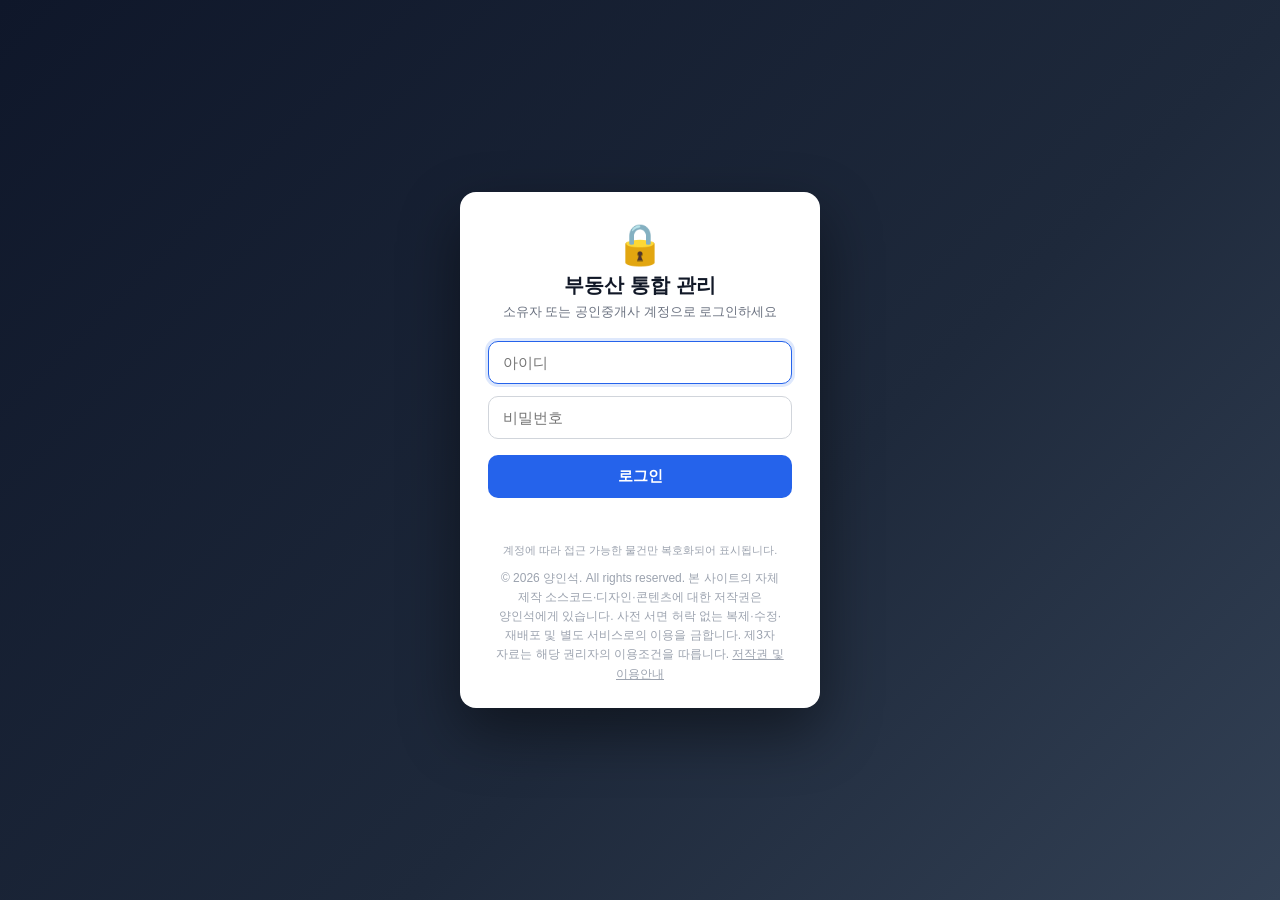
<file: index.html>
<!DOCTYPE html>
<html lang="ko">
<head>
<meta charset="UTF-8">
<meta name="viewport" content="width=device-width, initial-scale=1.0">
<meta name="theme-color" content="#111c33">
<title>부동산 통합 관리 시스템</title>
<link rel="manifest" href="manifest.webmanifest">
<link rel="apple-touch-icon" href="icons/icon-192.png">
<link rel="stylesheet" href="css/style.css?v=226">
</head>
<body>

<div class="layout">

  <!-- ===== 사이드바 ===== -->
  <aside class="sidebar">
    <div class="brand">
      <div class="brand-icon">🏢</div>
      <div>
        <div class="brand-title">부동산 관리</div>
        <div class="brand-sub">물건 · 임대차 · 세금 통합관리</div>
      </div>
      <button class="menu-toggle" id="btnMenuToggle" aria-label="메뉴 열기">☰</button>
    </div>

    <nav class="nav">
      <button class="nav-item active" data-tab="dashboard">📊 대시보드</button>
      <button class="nav-item" data-tab="properties">🏘️ 부동산 현황</button>
      <button class="nav-item" data-tab="leases">📋 임대차 관리</button>
      <button class="nav-item" data-tab="tax">🧮 세금 계산기</button>
      <button class="nav-item" data-tab="income">🧾 임대소득 신고</button>
      <button class="nav-item" data-tab="todos">✅ 할일 / 민원</button>
    </nav>

    <div class="sidebar-footer">
      <div class="acct-switch hidden" id="acctSwitch">
        <label for="viewAsSelect">🔄 화면 계정 전환</label>
        <select id="viewAsSelect"><option value="">관리자 (전체 물건)</option></select>
      </div>
      <button class="btn btn-ghost btn-sm owner-only" id="btnAccounts">👤 중개사 계정 관리</button>
      <button class="btn btn-ghost btn-sm owner-only" id="btnSync">☁️ 클라우드 동기화</button>
      <button class="btn btn-ghost btn-sm agent-only" id="btnAgentSync">☁️ 관리자에게 반영</button>
      <button class="btn btn-ghost btn-sm agent-only" id="btnAgentExport">내 작업 백업(JSON)</button>
      <button class="btn btn-ghost btn-sm" id="btnSnapshots">🕘 변경 이력 복구</button>
      <button class="btn btn-ghost btn-sm" id="btnExport">데이터 백업(JSON)</button>
      <label class="btn btn-ghost btn-sm owner-only" for="fileImport">백업 불러오기</label>
      <input type="file" id="fileImport" accept=".json" hidden>
      <button class="btn btn-ghost btn-sm danger owner-only" id="btnReset">초기 데이터로 재설정</button>
      <button class="btn btn-ghost btn-sm" id="btnLogout">🔒 로그아웃</button>
      <div class="role-tag" id="syncTag"></div>
      <div class="role-tag" id="roleTag"></div>
    </div>
  </aside>

  <!-- ===== 메인 ===== -->
  <main class="main">

    <!-- 대시보드 -->
    <section class="tab" id="tab-dashboard">
      <h1>대시보드</h1>
      <div class="cards" id="dashCards"></div>
      <div class="grid-2">
        <div class="panel">
          <h2>⏰ 계약 만기 임박 / 경과</h2>
          <div id="dashExpiring"></div>
        </div>
        <div class="panel">
          <h2>🛡️ 보증보험 미가입 임대차</h2>
          <div id="dashInsurance"></div>
        </div>
      </div>
      <div class="grid-2">
        <div class="panel">
          <h2>📌 임박한 할일</h2>
          <div id="dashTodos"></div>
        </div>
        <div class="panel">
          <h2>👤 임대사업자 등록 정보</h2>
          <div id="dashBiz"></div>
        </div>
      </div>
    </section>

    <!-- 부동산 현황 -->
    <section class="tab hidden" id="tab-properties">
      <div class="page-head">
        <h1>부동산 현황</h1>
        <div style="display:flex; gap:8px;">
          <button class="btn btn-ghost" id="btnExportPropCsv">엑셀(CSV) 내보내기</button>
          <button class="btn btn-primary owner-only" id="btnAddProp">+ 물건 추가</button>
        </div>
      </div>
      <div class="filters">
        <select id="filterType"><option value="">전체 유형</option></select>
        <select id="filterOwner"><option value="">전체 소유자</option></select>
        <select id="filterRental"><option value="">전체 임대유형</option></select>
        <select id="filterManager" class="owner-only"><option value="">전체 중개사</option></select>
        <input type="search" id="filterSearch" placeholder="주소·동호수 검색">
      </div>
      <div class="mgr-bulk owner-only" id="mgrBulkBar">
        <label class="check inline"><input type="checkbox" id="mgrSelectAll"> 전체 선택</label>
        <select id="bulkManager"><option value="">— 중개사 선택 —</option></select>
        <button class="btn btn-primary btn-sm" id="btnBulkAssign">선택 물건에 지정</button>
        <button class="btn btn-ghost btn-sm" id="btnBulkUnassign">선택 물건 배정 해제</button>
        <span class="hint" id="mgrBulkMsg"></span>
      </div>
      <div class="table-wrap">
        <table class="table" id="propTable">
          <thead>
            <tr>
              <th class="owner-only" style="width:36px"></th>
              <th>#</th><th>소유자</th><th>유형</th><th>임대유형</th><th>취득</th>
              <th>주소</th><th>동호수</th><th class="owner-only">관리 중개사 (지정·해제)</th><th>계약만기</th><th>D-day</th><th></th>
            </tr>
          </thead>
          <tbody></tbody>
        </table>
      </div>
    </section>

    <!-- 임대차 관리 -->
    <section class="tab hidden" id="tab-leases">
      <div class="page-head">
        <h1>임대차 관리</h1>
        <div style="display:flex; gap:8px;">
          <button class="btn btn-ghost" id="btnExportIcs">📅 만기 캘린더(ICS)</button>
          <button class="btn btn-ghost" id="btnExportLeaseCsv">엑셀(CSV) 내보내기</button>
        </div>
      </div>
      <div class="panel">
        <h2>📈 임대료 5% 증액 상한 계산</h2>
        <div class="form-row">
          <label>현재 보증금(원) <input type="text" id="incDeposit" class="num" placeholder="예: 200,000,000"></label>
          <label>현재 월세(원) <input type="text" id="incMonthly" class="num" placeholder="예: 500,000"></label>
          <label>증액률(%) <input type="number" id="incRate" value="5" step="0.5" min="0" max="5"></label>
          <button class="btn btn-primary" id="btnIncCalc">계산</button>
        </div>
        <div class="result" id="incResult"></div>
      </div>
      <div class="table-wrap">
        <table class="table" id="leaseTable">
          <thead>
            <tr>
              <th>물건</th><th>임차인</th><th>연락처</th><th>계약기간</th><th>만기 D-day</th>
              <th>보증금</th><th>월세</th><th>보증보험</th><th></th>
            </tr>
          </thead>
          <tbody></tbody>
        </table>
      </div>
    </section>

    <!-- 세금 계산기 -->
    <section class="tab hidden" id="tab-tax">
      <h1>세금 계산기</h1>
      <p class="disclaimer">※ 2025년 기준 세율을 적용한 <b>예상치</b>입니다. 실제 신고 시 세무 전문가의 확인이 필요합니다.</p>

      <div class="tax-tabs">
        <button class="tax-tab active" data-taxtab="acq">취득세</button>
        <button class="tax-tab" data-taxtab="hold">보유세 (재산세·종부세)</button>
        <button class="tax-tab" data-taxtab="transfer">양도소득세</button>
      </div>

      <!-- 취득세 -->
      <div class="panel taxpane" id="taxpane-acq">
        <div class="form-grid">
          <label>부동산 종류
            <select id="acqKind">
              <option value="house">주택 (아파트·빌라)</option>
              <option value="officetel">오피스텔 (건축물 취득)</option>
              <option value="land">토지</option>
              <option value="building">일반 건물·상가</option>
            </select>
          </label>
          <label>취득 원인
            <select id="acqCause">
              <option value="buy">매매 (유상취득)</option>
              <option value="new">신축 (원시취득)</option>
              <option value="inherit">상속</option>
              <option value="gift">증여</option>
            </select>
          </label>
          <label>취득가액(원) <input type="text" id="acqPrice" class="num" placeholder="예: 500,000,000"></label>
          <label>취득 후 보유 주택 수
            <select id="acqHouseCount">
              <option value="1">1주택</option>
              <option value="2">2주택</option>
              <option value="3">3주택</option>
              <option value="4">4주택 이상</option>
            </select>
          </label>
          <label class="check"><input type="checkbox" id="acqAdjusted"> 조정대상지역</label>
          <label class="check"><input type="checkbox" id="acqOver85"> 전용 85㎡ 초과</label>
        </div>
        <button class="btn btn-primary" id="btnAcqCalc">취득세 계산</button>
        <div class="result" id="acqResult"></div>
      </div>

      <!-- 보유세 -->
      <div class="panel taxpane hidden" id="taxpane-hold">
        <h3>재산세 (물건별)</h3>
        <div class="form-grid">
          <label>보유 물건에서 불러오기
            <select id="holdPropPick"><option value="">— 직접 입력 —</option></select>
          </label>
          <label>공시가격(원) <input type="text" id="holdPrice" class="num" placeholder="예: 300,000,000"></label>
          <label class="check"><input type="checkbox" id="holdOneSpecial"> 1세대1주택 특례 (공시 9억 이하)</label>
        </div>
        <button class="btn btn-primary" id="btnHoldCalc">재산세 계산</button>
        <div class="result" id="holdResult"></div>

        <hr>

        <h3>종합부동산세 (인별 합산)</h3>
        <div class="form-grid">
          <label>보유주택 공시가격 합계(원) <input type="text" id="jbSum" class="num" placeholder="예: 2,000,000,000"></label>
          <label>합산배제 공시가격(등록임대 등)(원) <input type="text" id="jbExcluded" class="num" placeholder="예: 800,000,000"></label>
          <label>주택 수
            <select id="jbCount">
              <option value="1">1주택</option>
              <option value="2">2주택</option>
              <option value="3">3주택 이상</option>
            </select>
          </label>
          <label class="check"><input type="checkbox" id="jbOneHouse"> 1세대 1주택 (공제 12억)</label>
        </div>
        <div class="form-row">
          <button class="btn btn-primary" id="btnJbCalc">종부세 계산</button>
          <button class="btn btn-ghost" id="btnJbAuto">보유 물건 공시가격으로 인별 자동 합산</button>
        </div>
        <div class="result" id="jbResult"></div>
        <p class="hint">※ 임대 개시일 당시 기준시가 6억(수도권 외 3억) 이하 등 요건을 충족한 등록임대주택은 합산배제 신고 시 종부세 과세 대상에서 제외됩니다. 자동 합산은 각 물건의 최근 연도 공시가격을 소유자별로 더하고, '주택임대사업자' 등록 물건을 합산배제로 처리합니다.</p>
        <div class="result" id="jbAutoResult"></div>
      </div>

      <!-- 양도세 -->
      <div class="panel taxpane hidden" id="taxpane-transfer">
        <div class="form-grid">
          <label>보유 물건에서 불러오기
            <select id="trPropPick"><option value="">— 직접 입력 —</option></select>
          </label>
          <label>양도가액(원) <input type="text" id="trSale" class="num" placeholder="예: 900,000,000"></label>
          <label>취득가액(원) <input type="text" id="trBuy" class="num" placeholder="예: 600,000,000"></label>
          <label>필요경비(원) <input type="text" id="trExp" class="num" placeholder="취득세·중개수수료·수리비 등"></label>
          <label>취득일 <input type="date" id="trBuyDate"></label>
          <label>양도일 <input type="date" id="trSaleDate"></label>
          <label>다주택 중과
            <select id="trHeavy">
              <option value="0">없음 (중과 유예/일반)</option>
              <option value="20">2주택 중과 (+20%p)</option>
              <option value="30">3주택 이상 중과 (+30%p)</option>
            </select>
          </label>
          <label class="check"><input type="checkbox" id="trIsHouse" checked> 주택</label>
          <label class="check"><input type="checkbox" id="trOneExempt"> 1세대1주택 비과세 대상</label>
          <label>거주기간(년, 1주택 장특공제용) <input type="number" id="trResYears" value="0" min="0" max="10"></label>
        </div>
        <button class="btn btn-primary" id="btnTrCalc">양도세 계산</button>
        <div class="result" id="trResult"></div>
      </div>
    </section>

    <!-- 임대소득 신고 (소득현황/사업장현황) -->
    <section class="tab hidden" id="tab-income">
      <div class="page-head">
        <h1>임대소득 신고 (사업장현황신고)</h1>
        <button class="btn btn-ghost" id="btnExportIncomeCsv">엑셀(CSV) 내보내기</button>
      </div>
      <p class="disclaimer">※ 주택임대 사업장현황신고(매년 2월)·종합소득세 신고 참고용 <b>추정 수입금액</b>입니다. 등록임대주택 세액감면, 소형주택 제외, 분리과세 여부 등은 반영되지 않았습니다.</p>

      <div class="panel">
        <h2>💰 간주임대료 계산 (보증금 기준)</h2>
        <div class="form-row">
          <label>임대보증금 합계(원) <input type="text" id="drDeposit" class="num" placeholder="예: 1,500,000,000"></label>
          <label>정기예금이자율(%) <input type="number" id="drRate" step="0.1" value="3.5"></label>
          <label class="check"><input type="checkbox" id="drApply" checked> 부부합산 3주택 이상 (간주임대료 대상)</label>
          <button class="btn btn-primary" id="btnDrCalc">계산</button>
        </div>
        <div class="result" id="drResult"></div>
      </div>

      <div class="cards" id="incomeCards"></div>

      <div class="filters">
        <select id="incomeOwner"><option value="">전체 소유자</option></select>
        <label class="check" style="display:flex;align-items:center;gap:6px;font-size:13px">
          <input type="checkbox" id="incomeDeemed" checked> 간주임대료 포함(3주택 이상)
        </label>
      </div>

      <div class="table-wrap">
        <table class="table" id="incomeTable">
          <thead>
            <tr>
              <th>물건</th><th>소유자</th><th>임대유형</th><th>임차인</th><th>계약기간</th>
              <th>보증금</th><th>월세</th><th>연 월세수입</th>
            </tr>
          </thead>
          <tbody></tbody>
          <tfoot></tfoot>
        </table>
      </div>
    </section>

    <!-- 할일/민원 -->
    <section class="tab hidden" id="tab-todos">
      <div class="page-head">
        <h1>할일 / 민원 처리</h1>
      </div>
      <div class="panel">
        <div class="form-row">
          <input type="text" id="todoTitle" placeholder="할일 내용" style="flex:2">
          <input type="text" id="todoNote" placeholder="비고" style="flex:1">
          <input type="date" id="todoDue">
          <button class="btn btn-primary" id="btnAddTodo">추가</button>
        </div>
      </div>
      <div id="todoList"></div>
    </section>

    <footer class="site-footer"><p class="crnote" style="margin:14px 0 0;font-size:13px;line-height:1.7;word-break:keep-all;overflow-wrap:anywhere">© 2026 양인석. All rights reserved.<br>본 사이트의 자체 제작 소스코드·디자인·콘텐츠에 대한 저작권은 양인석에게 있습니다. 사전 서면 허락 없는 복제·수정·재배포 및 별도 서비스로의 이용을 금합니다. 제3자 자료는 해당 권리자의 이용조건을 따릅니다.<br><a href="copyright.html" style="color:inherit;text-decoration:underline">저작권 및 이용안내</a></p></footer>
  </main>
</div>

<!-- ===== 물건 추가/수정 모달 ===== -->
<div class="modal-bg hidden" id="modalBg">
  <div class="modal">
    <h2 id="modalTitle">물건 정보</h2>
    <input type="hidden" id="mId">
    <div class="form-grid">
      <label>소유자 <input type="text" id="mOwner"></label>
      <label>유형
        <select id="mType">
          <option>아파트</option><option>오피스텔</option><option>빌라(다세대)</option>
          <option>오피스</option><option>토지</option><option>기타</option>
        </select>
      </label>
      <label>임대유형 <input type="text" id="mRentalType" placeholder="예: 주택임대사업자(10년)"></label>
      <label>취득연도 <input type="text" id="mAcquireYear" placeholder="예: 2021"></label>
      <label>취득일 <input type="date" id="mAcquireDate"></label>
      <label>취득가액(원) <input type="text" id="mAcquirePrice" class="num" placeholder="양도세 계산용"></label>
      <label>주임사 등록일 <input type="date" id="mRegDate"></label>
      <label>동호수 <input type="text" id="mUnit"></label>
      <label class="wide">주소 <input type="text" id="mAddress"></label>
      <label class="wide">메모 <input type="text" id="mMemo"></label>
      <label class="wide owner-only">관리 공인중개사 (지정 / 미지정=해제)
        <select id="mManager"><option value="">— 미지정 (배정 해제) —</option></select>
      </label>
    </div>

    <h3>🗺️ 지도 · 부동산 공부 열람</h3>
    <div class="map-links" id="mMapLinks"></div>
    <div id="mMapBox" class="map-box hidden"></div>
    <div class="form-row" style="margin-top:8px">
      <label style="flex:2">카카오맵 JavaScript 키 (선택, 입력 시 지도 미리보기)
        <input type="text" id="mKakaoKey" placeholder="카카오 개발자센터 JavaScript 키">
      </label>
      <button class="btn btn-ghost" id="btnSaveKakao">키 저장</button>
    </div>

    <h3>📈 연도별 공시가격 <span class="hint" style="font-weight:400">(재산세·종부세 계산용 / 부동산공시가격알리미 조회)</span></h3>
    <div class="form-row">
      <label>연도 <input type="number" id="mPriceYear" placeholder="예: 2025" style="width:120px"></label>
      <label>공시가격(원) <input type="text" id="mPriceVal" class="num" placeholder="예: 250,000,000"></label>
      <button class="btn btn-ghost" id="btnAddPrice">추가</button>
      <button class="link-btn" id="btnOpenRealtyPrice" type="button">공시가격알리미 열기</button>
    </div>
    <table class="table" id="mPriceTable" style="margin-top:6px">
      <thead><tr><th>연도</th><th>공시가격</th><th></th></tr></thead>
      <tbody></tbody>
    </table>

    <h3>임대차 계약 <label class="check inline"><input type="checkbox" id="mHasLease"> 계약 있음</label></h3>
    <div class="form-grid" id="mLeaseFields">
      <label>계약 시작일 <input type="date" id="mLeaseStart"></label>
      <label>계약 만기일 <input type="date" id="mLeaseEnd"></label>
      <label>보증금(원) <input type="text" id="mDeposit" class="num"></label>
      <label>월세(원) <input type="text" id="mMonthly" class="num"></label>
      <label>임차인 성명 <input type="text" id="mTenant"></label>
      <label>임차인 연락처 <input type="text" id="mTenantPhone"></label>

      <label>보증보험
        <select id="mInsStatus">
          <option value="no">미가입</option>
          <option value="yes">가입</option>
        </select>
      </label>
      <label class="ins-yes">보증 범위
        <select id="mInsCoverage">
          <option value="full">전액보증</option>
          <option value="partial">일부보증</option>
        </select>
      </label>
      <label class="ins-yes">보증보험사
        <select id="mInsCompany">
          <option value="">— 선택 —</option>
          <option>HUG 주택도시보증공사</option>
          <option>SGI 서울보증</option>
          <option>HF 한국주택금융공사</option>
          <option>기타</option>
        </select>
      </label>
      <label class="ins-yes">보증보험 가입기간 <input type="text" id="mInsPeriod" placeholder="예: 23.05~24.05"></label>
      <label class="ins-yes">보증보험 수수료(원) <input type="text" id="mInsFee" class="num"></label>
      <label class="ins-yes">임차인 부담분(25%)(원) <input type="text" id="mInsTenantShare" class="num"></label>
      <label class="ins-no wide">미가입 사유 (민간임대주택법 제49조 근거)
        <select id="mInsReason">
          <option value="">— 선택 —</option>
          <option>보증금이 최우선변제금액 이하 + 임차인 미가입 동의(제49조⑦1호)</option>
          <option>임차인이 전세금 반환보증 가입 + 임대인 수수료 부담(제49조⑦2호)</option>
          <option>공공주택사업자(LH·지방공사 등)와 임대차계약</option>
          <option>등록임대주택 아님 (보증 가입 의무 대상 아님)</option>
          <option>가입 심사 거절 (보증회사 인수 거부)</option>
          <option>기타 (메모 기재)</option>
        </select>
      </label>
      <label class="wide">보증보험 메모 <input type="text" id="mInsNote" placeholder="미가입 사유 상세, 동의서 징구 여부, 특약 내용 등"></label>
    </div>

    <h3>📎 계약·보증 서류 보관함 <span class="hint" style="font-weight:400">(보증보험증권 · 표준임대차계약서 · 미가입 동의서 등 PDF/이미지)</span></h3>
    <div class="file-dropzone" id="mFileDropzone" tabindex="0" role="button" aria-label="서류 파일을 끌어다 놓거나 클릭하여 선택">
      <input type="file" id="mFileInput" accept=".pdf,.jpg,.jpeg,.png" multiple hidden>
      <div class="file-dropzone-inner">
        <div class="file-dropzone-icon">📂</div>
        <div class="file-dropzone-title">파일을 여기로 끌어다 놓으세요</div>
        <div class="file-dropzone-sub">또는 클릭하여 선택 · PDF / JPG / PNG · 파일당 8MB 이하</div>
      </div>
    </div>
    <div id="mFileList"></div>
    <p class="hint">업로드 시 <b>암호화되어 서버(sync-data)에 공유</b>되며, 관리자·배정 중개사가 다른 PC에서도 열람·다운로드할 수 있습니다. 이 PC 브라우저에도 복사본이 남습니다. (파일당 8MB 이하 · PDF/JPG/PNG)</p>

    <div class="modal-actions">
      <button class="btn btn-ghost" id="btnModalCancel">닫기</button>
      <button class="btn danger btn-ghost hidden owner-only" id="btnModalDelete">삭제</button>
      <button class="btn btn-primary" id="btnModalSave" type="button">저장</button>
    </div>
  </div>
</div>

<!-- 공인중개사 계정 관리 모달 (소유자 전용) -->
<div class="modal-bg hidden" id="acctModalBg">
  <div class="modal">
    <h2>👤 공인중개사 계정 관리</h2>
    <p class="hint">중개사 계정을 등록하고, 각 물건의 "관리 공인중개사"로 지정하세요. 중개사는 로그인 시 <b>본인에게 배정된 물건만</b> 보게 됩니다.</p>

    <div class="acct-add">
      <input type="text" id="acId" placeholder="중개사 아이디(영문/숫자)">
      <input type="text" id="acName" placeholder="이름/상호">
      <input type="text" id="acPw" placeholder="비밀번호">
      <button class="btn btn-primary btn-sm" id="btnAddAcct">+ 추가</button>
    </div>

    <div class="table-wrap" style="margin-top:12px;">
      <table class="table" id="acctTable">
        <thead><tr><th>아이디</th><th>이름/상호</th><th>비밀번호</th><th>배정 물건수</th><th></th></tr></thead>
        <tbody></tbody>
      </table>
    </div>

    <div class="acct-deploy">
      <h3>🔐 중개사 로그인 파일 생성</h3>
      <p class="hint">아래 버튼으로 <code>accounts.enc.js</code>(중개사별 배정 물건만 암호화)와 <code>data.enc.js</code>(소유자 마스터)를 내려받아 GitHub 저장소에 올리면 중개사 로그인이 적용됩니다. 소유자 비밀번호가 필요합니다.</p>
      <div style="display:flex; gap:8px; flex-wrap:wrap;">
        <button class="btn btn-primary" id="btnGenAccounts">중개사 로그인 파일(accounts.enc.js) 생성</button>
        <button class="btn btn-ghost" id="btnGenMaster">마스터(data.enc.js) 재생성</button>
      </div>
      <div class="acct-msg" id="acctMsg"></div>
    </div>

    <div class="modal-actions">
      <button class="btn btn-ghost" id="btnAcctClose">닫기</button>
    </div>
  </div>
</div>

<!-- 클라우드 동기화 설정 모달 (소유자 전용) -->
<div class="modal-bg hidden" id="syncModalBg">
  <div class="modal">
    <h2>☁️ 클라우드 동기화</h2>
    <p class="hint">데이터를 <b>암호화한 상태로</b> GitHub 저장소(<code>data/sync.enc.json</code>)에 올려 PC·스마트폰·태블릿 간에 동기화합니다.
    저장(수정) 후 몇 초 뒤 자동 업로드되며, 로그인할 때 클라우드의 최신본을 자동으로 내려받습니다.</p>

    <div class="form-row" style="margin-top:10px">
      <label style="flex:2">GitHub 토큰 (Contents: Read and write 권한)
        <input type="password" id="syncToken" placeholder="github_pat_... 또는 ghp_...">
      </label>
      <button class="btn btn-primary" id="btnSaveToken">토큰 저장</button>
    </div>
    <p class="hint">발급: GitHub → Settings → Developer settings → <b>Fine-grained tokens</b> →
      대상 저장소 <code>real-estate-manager</code>만 선택 → Repository permissions에서 <b>Contents: Read and write</b>만 부여.
      토큰은 이 브라우저에만 저장되며 암호화 데이터에 포함돼 함께 동기화됩니다.</p>

    <div style="display:flex; gap:8px; flex-wrap:wrap; margin-top:12px;">
      <button class="btn btn-primary" id="btnSyncPush">지금 업로드</button>
      <button class="btn btn-ghost" id="btnSyncPull">클라우드에서 내려받기</button>
      <button class="btn btn-primary" id="btnMergePatches">중개사 작업 병합·반영</button>
    </div>
    <p class="hint">중개사가 저장한 임차인·계약 정보는 암호화 패치로 올라옵니다. <b>중개사 작업 병합·반영</b>을 누르면 관리자 마스터 데이터에 합친 뒤 다시 배포합니다.</p>
    <div class="acct-msg" id="syncMsg"></div>

    <div class="modal-actions">
      <button class="btn btn-ghost" id="btnSyncClose">닫기</button>
    </div>
  </div>
</div>

<!-- 변경 이력(스냅샷) 복구 모달 -->
<div class="modal-bg hidden" id="snapModalBg">
  <div class="modal">
    <h2>🕘 변경 이력 복구</h2>
    <p class="hint">데이터 수정 시 자동으로 남는 스냅샷(최근 10개)입니다. 실수로 삭제·재설정했을 때 이전 상태로 되돌릴 수 있습니다.</p>
    <div class="table-wrap" style="margin-top:10px">
      <table class="table" id="snapTable">
        <thead><tr><th>시각</th><th>구분</th><th>물건수</th><th></th></tr></thead>
        <tbody></tbody>
      </table>
    </div>
    <div class="modal-actions">
      <button class="btn btn-ghost" id="btnSnapClose">닫기</button>
    </div>
  </div>
</div>

<script src="js/crypto-util.js?v=226"></script>
<script src="js/db.js?v=226"></script>
<script src="js/data.js?v=226"></script>
<script src="js/sync.js?v=226"></script>
<script src="js/data.enc.js?v=226"></script>
<script src="js/accounts.enc.js?v=226"></script>
<script src="js/assignments.js?v=226"></script>
<script src="js/auth.js?v=226"></script>
<script src="js/tax.js?v=226"></script>
<script src="js/app.js?v=226"></script>
</body>
</html>
</file>
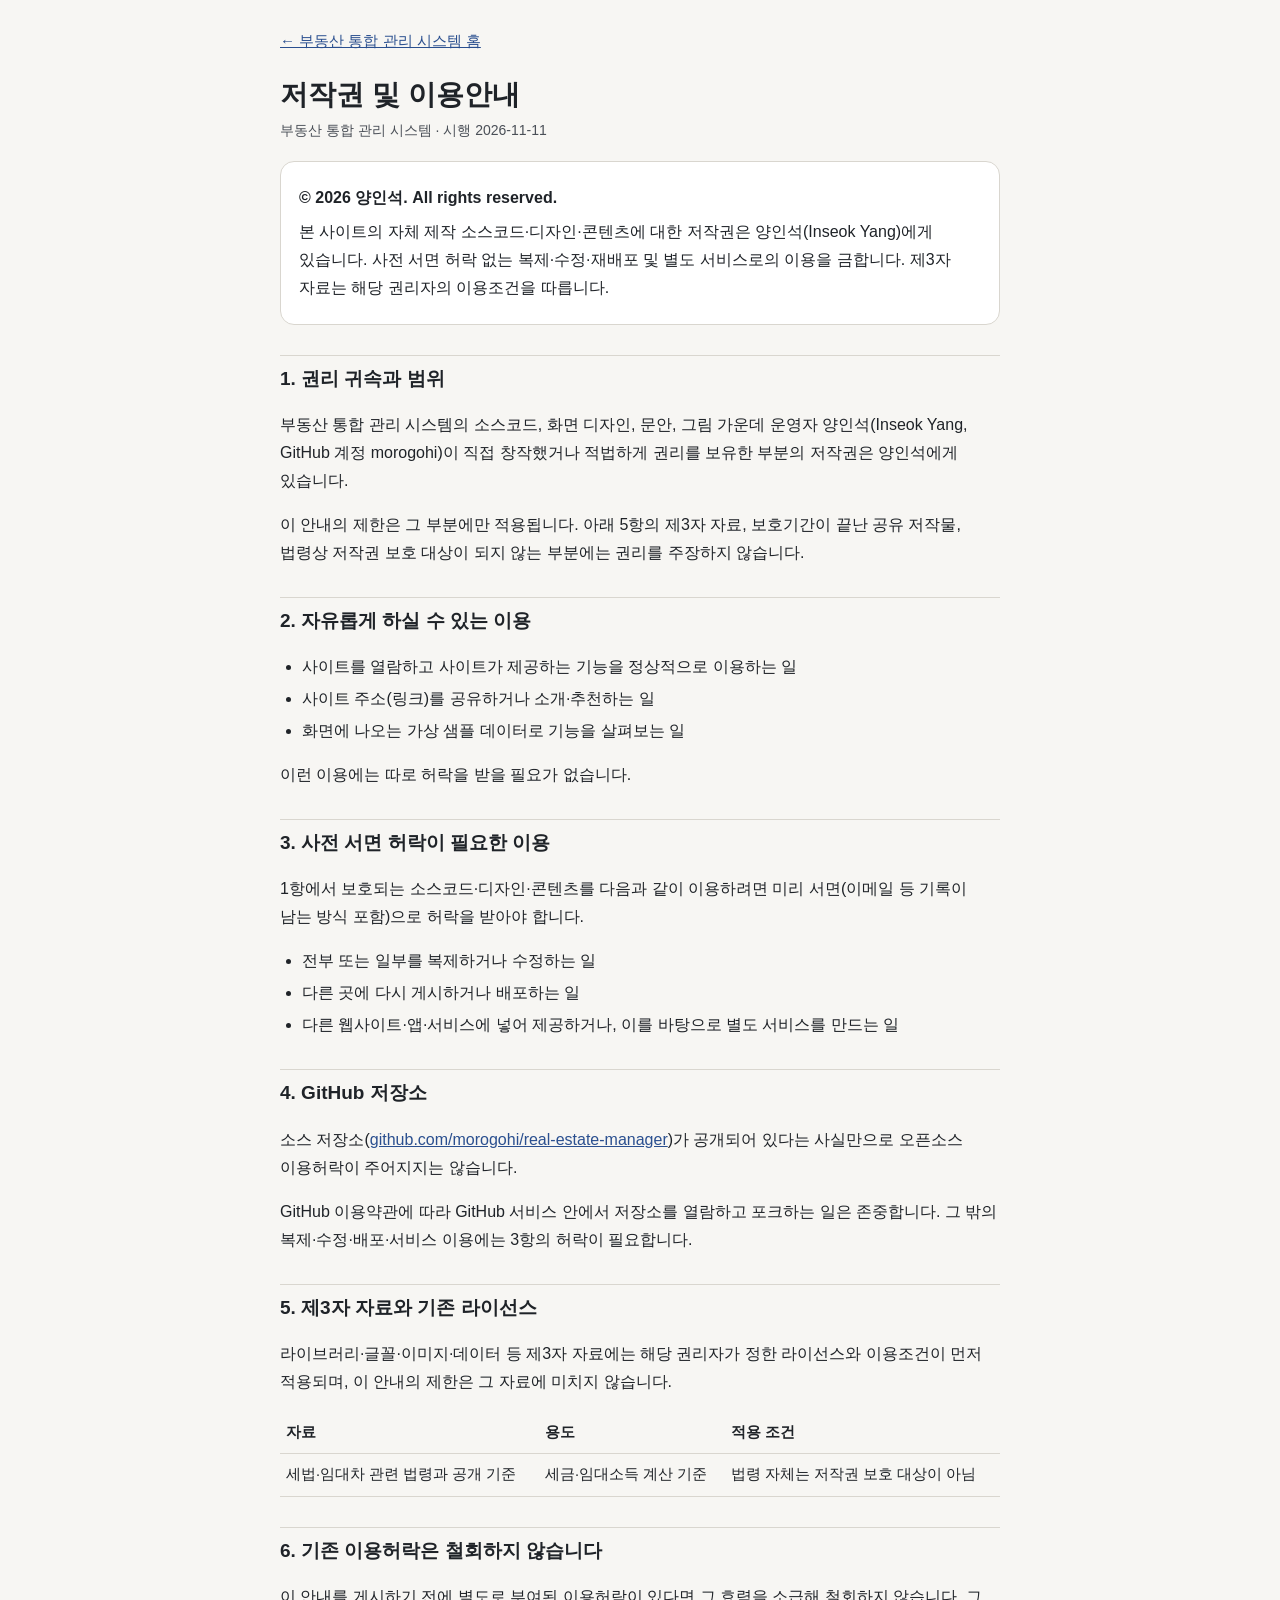
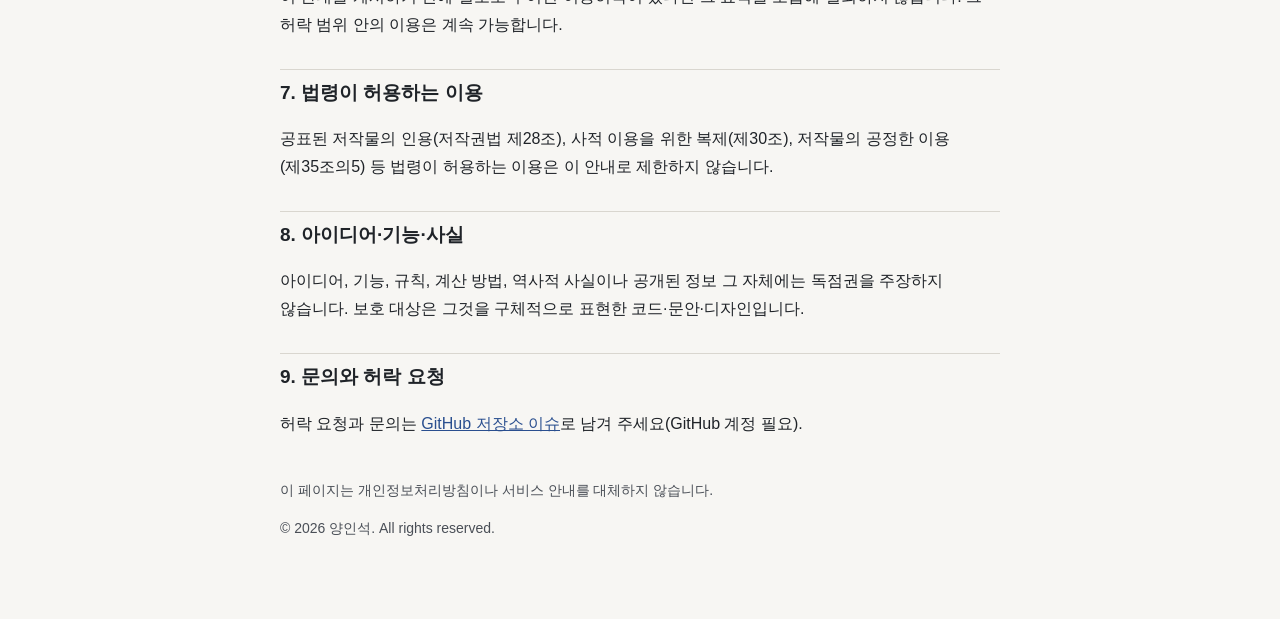
<file: copyright.html>
<!doctype html>
<html lang="ko"><head><meta charset="utf-8">
<meta name="viewport" content="width=device-width, initial-scale=1">
<title>저작권 및 이용안내 — 부동산 통합 관리 시스템</title>
<meta name="description" content="부동산 통합 관리 시스템의 저작권 귀속과 이용 조건 안내">
<meta name="robots" content="index,follow">
<style>
:root{--bg:#f7f6f3;--ink:#1f2328;--ink2:#4a4f57;--line:#d9d6cf;--card:#fff;--ac:#2a4f8f}
@media (prefers-color-scheme:dark){:root{--bg:#16181c;--ink:#ecebe8;--ink2:#b3b0aa;--line:#33363c;--card:#1e2126;--ac:#9cc0ff}}
*{box-sizing:border-box}
body{margin:0;background:var(--bg);color:var(--ink);font-family:-apple-system,BlinkMacSystemFont,"Apple SD Gothic Neo","Noto Sans KR","Malgun Gothic",sans-serif;line-height:1.75;font-size:16px;word-break:keep-all;overflow-wrap:anywhere}
main{max-width:760px;margin:0 auto;padding:28px 20px calc(64px + env(safe-area-inset-bottom))}
nav.top{display:flex;flex-wrap:wrap;gap:6px 16px;font-size:15px}
a{color:var(--ac)}
h1{font-size:28px;line-height:1.35;margin:22px 0 4px}
h2{font-size:19px;margin:30px 0 8px;padding-top:6px;border-top:1px solid var(--line)}
.meta{color:var(--ink2);font-size:14px;margin:0 0 18px}
.box{background:var(--card);border:1px solid var(--line);border-radius:14px;padding:16px 18px;margin:16px 0}
.box p{margin:6px 0}
ul{padding-left:22px} li{margin:4px 0}
.tbl{overflow-x:auto;-webkit-overflow-scrolling:touch}
table{border-collapse:collapse;width:100%;font-size:14.5px;min-width:480px}
th,td{border-bottom:1px solid var(--line);padding:8px 6px;text-align:left;vertical-align:top}
footer{margin-top:40px;color:var(--ink2);font-size:14px}
</style></head><body><main>
<nav class="top" aria-label="사이트 이동"><a href="./">← 부동산 통합 관리 시스템 홈</a></nav>
<h1>저작권 및 이용안내</h1>
<p class="meta">부동산 통합 관리 시스템 · 시행 2026-11-11</p>

<div class="box">
<p><b>© 2026 양인석. All rights reserved.</b></p>
<p>본 사이트의 자체 제작 소스코드·디자인·콘텐츠에 대한 저작권은 양인석(Inseok Yang)에게 있습니다. 사전 서면 허락 없는 복제·수정·재배포 및 별도 서비스로의 이용을 금합니다. 제3자 자료는 해당 권리자의 이용조건을 따릅니다.</p>
</div>

<h2>1. 권리 귀속과 범위</h2>
<p>부동산 통합 관리 시스템의 소스코드, 화면 디자인, 문안, 그림 가운데 운영자 양인석(Inseok Yang, GitHub 계정 morogohi)이 직접 창작했거나 적법하게 권리를 보유한 부분의 저작권은 양인석에게 있습니다.</p>
<p>이 안내의 제한은 그 부분에만 적용됩니다. 아래 5항의 제3자 자료, 보호기간이 끝난 공유 저작물, 법령상 저작권 보호 대상이 되지 않는 부분에는 권리를 주장하지 않습니다.</p>

<h2>2. 자유롭게 하실 수 있는 이용</h2>
<ul><li>사이트를 열람하고 사이트가 제공하는 기능을 정상적으로 이용하는 일</li><li>사이트 주소(링크)를 공유하거나 소개·추천하는 일</li><li>화면에 나오는 가상 샘플 데이터로 기능을 살펴보는 일</li></ul>
<p>이런 이용에는 따로 허락을 받을 필요가 없습니다.</p>

<h2>3. 사전 서면 허락이 필요한 이용</h2>
<p>1항에서 보호되는 소스코드·디자인·콘텐츠를 다음과 같이 이용하려면 미리 서면(이메일 등 기록이 남는 방식 포함)으로 허락을 받아야 합니다.</p>
<ul>
<li>전부 또는 일부를 복제하거나 수정하는 일</li>
<li>다른 곳에 다시 게시하거나 배포하는 일</li>
<li>다른 웹사이트·앱·서비스에 넣어 제공하거나, 이를 바탕으로 별도 서비스를 만드는 일</li>
</ul>

<h2>4. GitHub 저장소</h2>
<p>소스 저장소(<a href="https://github.com/morogohi/real-estate-manager">github.com/morogohi/real-estate-manager</a>)가 공개되어 있다는 사실만으로 오픈소스 이용허락이 주어지지는 않습니다.</p>
<p>GitHub 이용약관에 따라 GitHub 서비스 안에서 저장소를 열람하고 포크하는 일은 존중합니다. 그 밖의 복제·수정·배포·서비스 이용에는 3항의 허락이 필요합니다.</p>


<h2>5. 제3자 자료와 기존 라이선스</h2>
<p>라이브러리·글꼴·이미지·데이터 등 제3자 자료에는 해당 권리자가 정한 라이선스와 이용조건이 먼저 적용되며, 이 안내의 제한은 그 자료에 미치지 않습니다.</p>
<div class="tbl"><table><thead><tr><th>자료</th><th>용도</th><th>적용 조건</th></tr></thead><tbody><tr><td>세법·임대차 관련 법령과 공개 기준</td><td>세금·임대소득 계산 기준</td><td>법령 자체는 저작권 보호 대상이 아님</td></tr></tbody></table></div>


<h2>6. 기존 이용허락은 철회하지 않습니다</h2>
<p>이 안내를 게시하기 전에 별도로 부여된 이용허락이 있다면 그 효력을 소급해 철회하지 않습니다. 그 허락 범위 안의 이용은 계속 가능합니다.</p>

<h2>7. 법령이 허용하는 이용</h2>
<p>공표된 저작물의 인용(저작권법 제28조), 사적 이용을 위한 복제(제30조), 저작물의 공정한 이용(제35조의5) 등 법령이 허용하는 이용은 이 안내로 제한하지 않습니다.</p>

<h2>8. 아이디어·기능·사실</h2>
<p>아이디어, 기능, 규칙, 계산 방법, 역사적 사실이나 공개된 정보 그 자체에는 독점권을 주장하지 않습니다. 보호 대상은 그것을 구체적으로 표현한 코드·문안·디자인입니다.</p>

<h2>9. 문의와 허락 요청</h2>
<p>허락 요청과 문의는 <a href="https://github.com/morogohi/real-estate-manager/issues">GitHub 저장소 이슈</a>로 남겨 주세요(GitHub 계정 필요).</p>

<footer><p>이 페이지는 개인정보처리방침이나 서비스 안내를 대체하지 않습니다.</p>
<p>© 2026 양인석. All rights reserved.</p></footer>
</main></body></html>
</file>
<file: css/style.css>
/* ===== 기본 ===== */
* { box-sizing: border-box; margin: 0; padding: 0; }
:root {
  --bg: #f4f6fa;
  --panel: #ffffff;
  --border: #e3e8f0;
  --text: #1f2937;
  --muted: #6b7280;
  --primary: #2563eb;
  --primary-dark: #1d4ed8;
  --danger: #dc2626;
  --warn: #d97706;
  --ok: #059669;
  --sidebar: #111c33;
  --radius: 12px;
}
html, body { height: 100%; }
body {
  font-family: 'Segoe UI', 'Malgun Gothic', '맑은 고딕', sans-serif;
  background: var(--bg);
  color: var(--text);
  font-size: 14px;
}
.hidden { display: none !important; }

/* ===== 로그인 게이트 ===== */
body.auth-locked { overflow: hidden; }
#authOverlay {
  position: fixed; inset: 0; z-index: 9999;
  display: flex; align-items: center; justify-content: center;
  padding: 20px;
  background: linear-gradient(135deg, #0f172a 0%, #1e293b 60%, #334155 100%);
}
.auth-card {
  width: 100%; max-width: 360px;
  background: #ffffff; border-radius: 16px;
  padding: 32px 28px 24px;
  box-shadow: 0 24px 60px rgba(0,0,0,.45);
  text-align: center;
}
.auth-logo { font-size: 40px; line-height: 1; margin-bottom: 8px; }
.auth-title { font-size: 20px; margin: 0 0 4px; color: #111827; }
.auth-sub { font-size: 13px; color: #6b7280; margin: 0 0 20px; }
.auth-input {
  width: 100%; padding: 12px 14px; margin-bottom: 12px;
  border: 1px solid #d1d5db; border-radius: 10px;
  font-size: 15px; outline: none;
}
.auth-input:focus { border-color: var(--primary); box-shadow: 0 0 0 3px rgba(37,99,235,.15); }
.auth-btn {
  width: 100%; padding: 12px; margin-top: 4px;
  background: var(--primary); color: #fff;
  border: none; border-radius: 10px;
  font-size: 15px; font-weight: 600; cursor: pointer;
}
.auth-btn:hover { background: var(--primary-dark); }
.auth-btn:disabled { opacity: .6; cursor: default; }
.auth-msg { min-height: 18px; margin-top: 12px; font-size: 13px; color: var(--danger); }
.auth-foot { margin-top: 14px; font-size: 11px; color: #9ca3af; line-height: 1.5; }

/* ===== 역할(소유자/중개사) ===== */
body.role-agent .owner-only { display: none !important; }
body.role-owner .agent-only { display: none !important; }
.role-tag {
  margin-top: 8px; font-size: 11px; color: #93c5fd;
  text-align: center; opacity: .85;
}
.muted-sm { color: #9ca3af; font-size: 12px; }

/* 중개사 계정 관리 */
.acct-add { display: flex; gap: 8px; flex-wrap: wrap; margin-top: 8px; }
.acct-add input { flex: 1; min-width: 120px; padding: 8px 10px; border: 1px solid var(--border); border-radius: 8px; }
.acct-deploy { margin-top: 18px; padding-top: 14px; border-top: 1px dashed var(--border); }
.acct-deploy h3 { font-size: 14px; margin-bottom: 6px; }
.acct-msg { margin-top: 10px; font-size: 13px; min-height: 18px; }
#acctTable code, #acctTable .muted-sm { font-size: 12px; }

/* ===== 레이아웃 ===== */
.layout { display: flex; min-height: 100vh; }
.main { flex: 1; padding: 28px 36px; max-width: 1280px; }
h1 { font-size: 24px; margin-bottom: 18px; }
h2 { font-size: 16px; margin-bottom: 12px; }
h3 { font-size: 15px; margin: 14px 0 10px; }

/* ===== 사이드바 ===== */
.sidebar {
  width: 230px;
  background: var(--sidebar);
  color: #d6deef;
  display: flex;
  flex-direction: column;
  padding: 20px 14px;
  position: sticky;
  top: 0;
  height: 100vh;
}
.brand { display: flex; gap: 10px; align-items: center; padding: 4px 8px 18px; border-bottom: 1px solid #2a3a5c; }
.brand-icon { font-size: 26px; }
.brand-title { font-weight: 700; font-size: 16px; color: #fff; }
.brand-sub { font-size: 11px; color: #8da2c8; margin-top: 2px; }
.nav { display: flex; flex-direction: column; gap: 4px; margin-top: 16px; flex: 1; }
.nav-item {
  text-align: left; padding: 11px 14px; border: none; background: transparent;
  color: #c0cde6; font-size: 14px; border-radius: 8px; cursor: pointer; transition: 0.15s;
}
.nav-item:hover { background: #1d2b4a; color: #fff; }
.nav-item.active { background: var(--primary); color: #fff; font-weight: 600; }
.sidebar-footer { display: flex; flex-direction: column; gap: 6px; padding-top: 14px; border-top: 1px solid #2a3a5c; }

/* 관리자: 화면 계정 전환 (중개사가 보는 화면 미리보기) */
.acct-switch { display: flex; flex-direction: column; gap: 4px; margin-bottom: 4px; }
.acct-switch label { font-size: 11px; color: #8da2c8; }
.acct-switch select {
  width: 100%; padding: 8px 10px; border-radius: 8px; font-size: 13px;
  background: #1d2b4a; color: #d6deef; border: 1px solid #3d4f76; font-family: inherit;
}

/* ===== 버튼 ===== */
.btn {
  border: none; border-radius: 8px; padding: 9px 16px; font-size: 14px;
  cursor: pointer; transition: 0.15s; font-family: inherit;
}
.btn-primary { background: var(--primary); color: #fff; }
.btn-primary:hover { background: var(--primary-dark); }
.btn-ghost { background: transparent; color: inherit; border: 1px solid #3d4f76; }
.sidebar .btn-ghost { color: #c0cde6; }
.sidebar .btn-ghost:hover { background: #1d2b4a; }
.main .btn-ghost { border-color: var(--border); color: var(--muted); }
.main .btn-ghost:hover { background: #eef2f8; }
.btn-sm { padding: 7px 10px; font-size: 12px; }
.btn.danger { color: #ff8c8c; }
.main .btn.danger { color: var(--danger); border-color: #f3c1c1; }

/* ===== 카드 ===== */
.cards { display: grid; grid-template-columns: repeat(auto-fit, minmax(170px, 1fr)); gap: 14px; margin-bottom: 22px; }
.card {
  background: var(--panel); border: 1px solid var(--border); border-radius: var(--radius);
  padding: 18px; box-shadow: 0 1px 3px rgba(16, 30, 60, 0.04);
}
.card .label { color: var(--muted); font-size: 12px; margin-bottom: 6px; }
.card .value { font-size: 26px; font-weight: 700; }
.card .sub { font-size: 12px; color: var(--muted); margin-top: 4px; }
.card.alert .value { color: var(--danger); }
.card.warn .value { color: var(--warn); }

/* ===== 패널 ===== */
.panel {
  background: var(--panel); border: 1px solid var(--border); border-radius: var(--radius);
  padding: 20px; margin-bottom: 18px; box-shadow: 0 1px 3px rgba(16, 30, 60, 0.04);
}
.grid-2 { display: grid; grid-template-columns: 1fr 1fr; gap: 18px; }
@media (max-width: 1000px) { .grid-2 { grid-template-columns: 1fr; } }

/* ===== 테이블 ===== */
.table-wrap { background: var(--panel); border: 1px solid var(--border); border-radius: var(--radius); overflow: auto; }
.table { width: 100%; border-collapse: collapse; font-size: 13px; }
.table th {
  text-align: left; padding: 11px 12px; background: #f8fafd; color: var(--muted);
  font-weight: 600; border-bottom: 1px solid var(--border); white-space: nowrap; position: sticky; top: 0;
}
.table td { padding: 10px 12px; border-bottom: 1px solid #eef1f7; vertical-align: middle; }
.table tbody tr:hover { background: #f6f9ff; }
.table .addr { max-width: 300px; }

/* ===== 뱃지 ===== */
.badge { display: inline-block; padding: 3px 9px; border-radius: 20px; font-size: 11px; font-weight: 600; white-space: nowrap; }
.badge.blue { background: #e3edff; color: #1d4ed8; }
.badge.green { background: #dcf5ec; color: #047857; }
.badge.amber { background: #fdf0d9; color: #b45309; }
.badge.red { background: #fde5e5; color: #b91c1c; }
.badge.gray { background: #eef1f5; color: #5b6472; }
.badge.purple { background: #eee5fb; color: #7c3aed; }

/* ===== 필터 ===== */
.filters { display: flex; gap: 10px; margin-bottom: 14px; flex-wrap: wrap; }
.filters select, .filters input {
  padding: 9px 12px; border: 1px solid var(--border); border-radius: 8px; font-size: 13px;
  background: var(--panel); font-family: inherit;
}
.filters input[type=search] { flex: 1; min-width: 200px; }

/* 관리자: 중개사 일괄 지정/해제 */
.mgr-bulk {
  display: flex; align-items: center; gap: 10px; flex-wrap: wrap;
  margin: -4px 0 14px; padding: 10px 12px;
  background: #f0f5ff; border: 1px solid #d4e2fb; border-radius: 10px;
}
.mgr-bulk select {
  min-width: 180px; padding: 7px 10px; border: 1px solid var(--border);
  border-radius: 8px; font-size: 13px; background: #fff; font-family: inherit;
}
.mgr-pick {
  max-width: 170px; padding: 5px 8px; border: 1px solid var(--border);
  border-radius: 6px; font-size: 12px; background: #fff; font-family: inherit;
}
.mgr-pick:focus { border-color: var(--primary); outline: none; }

/* 보증보험 가입/미가입 조건부 필드 */
#mLeaseFields.ins-joined .ins-no { display: none !important; }
#mLeaseFields.ins-not .ins-yes { display: none !important; }
.file-dropzone {
  margin: 8px 0 4px;
  border: 1.5px dashed var(--border);
  border-radius: 12px;
  background: color-mix(in srgb, var(--bg, #f5f6f8) 80%, transparent);
  cursor: pointer;
  transition: border-color .15s, background .15s, box-shadow .15s;
  outline: none;
}
.file-dropzone:hover,
.file-dropzone:focus-visible {
  border-color: var(--primary);
  background: color-mix(in srgb, var(--primary) 6%, transparent);
}
.file-dropzone.dragover {
  border-color: var(--primary);
  border-style: solid;
  background: color-mix(in srgb, var(--primary) 12%, transparent);
  box-shadow: 0 0 0 3px color-mix(in srgb, var(--primary) 18%, transparent);
}
.file-dropzone-inner {
  padding: 22px 16px;
  text-align: center;
  pointer-events: none;
}
.file-dropzone-icon { font-size: 28px; line-height: 1; margin-bottom: 8px; }
.file-dropzone-title { font-size: 14px; font-weight: 600; color: var(--text); }
.file-dropzone-sub { margin-top: 4px; font-size: 12px; color: var(--muted); }
#mFileList { margin-top: 8px; }
#mFileList .file-row {
  display: flex; align-items: center; gap: 10px; padding: 8px 10px;
  border: 1px solid var(--border); border-radius: 8px; margin-bottom: 6px; font-size: 13px;
}
#mFileList .file-row .grow { flex: 1; min-width: 0; overflow: hidden; text-overflow: ellipsis; white-space: nowrap; }

/* ===== 페이지 헤더 ===== */
.page-head { display: flex; justify-content: space-between; align-items: center; margin-bottom: 18px; }
.page-head h1 { margin: 0; }

/* ===== 폼 ===== */
.form-grid { display: grid; grid-template-columns: repeat(auto-fit, minmax(220px, 1fr)); gap: 12px 16px; margin-bottom: 14px; }
.form-grid label, .form-row label { display: flex; flex-direction: column; gap: 5px; font-size: 12px; color: var(--muted); }
.form-grid label.wide { grid-column: 1 / -1; }
.form-grid input, .form-grid select, .form-row input, .form-row select {
  padding: 9px 11px; border: 1px solid var(--border); border-radius: 8px; font-size: 14px;
  font-family: inherit; color: var(--text);
}
.form-grid label.check, .form-row label.check {
  flex-direction: row; align-items: center; gap: 8px; font-size: 13px; color: var(--text);
  padding-top: 18px;
}
label.check.inline { display: inline-flex; padding: 0; margin-left: 10px; font-weight: 400; }
.form-row { display: flex; gap: 12px; align-items: flex-end; flex-wrap: wrap; }
.form-row label { flex: 1; min-width: 140px; }
input.num { text-align: right; }

/* ===== 결과 박스 ===== */
.result { margin-top: 14px; }
.result-box {
  background: #f4f8ff; border: 1px solid #d4e2fb; border-radius: 10px; padding: 16px 18px;
}
.result-box .row { display: flex; justify-content: space-between; padding: 5px 0; font-size: 14px; }
.result-box .row.total { border-top: 1px solid #c5d8f5; margin-top: 8px; padding-top: 10px; font-weight: 700; font-size: 16px; color: var(--primary-dark); }
.result-box .note { font-size: 12px; color: var(--muted); margin-top: 8px; }
.disclaimer { background: #fff8e6; border: 1px solid #f5e0a8; border-radius: 8px; padding: 10px 14px; font-size: 13px; color: #92600a; margin-bottom: 16px; }
.hint { font-size: 12px; color: var(--muted); margin-top: 10px; }
hr { border: none; border-top: 1px solid var(--border); margin: 20px 0; }

/* ===== 세금 탭 ===== */
.tax-tabs { display: flex; gap: 8px; margin-bottom: 16px; }
.tax-tab {
  padding: 10px 18px; border: 1px solid var(--border); background: var(--panel);
  border-radius: 8px; cursor: pointer; font-size: 14px; font-family: inherit; color: var(--muted);
}
.tax-tab.active { background: var(--primary); border-color: var(--primary); color: #fff; font-weight: 600; }

/* ===== 리스트 아이템 (대시보드/할일) ===== */
.list-item {
  display: flex; justify-content: space-between; align-items: center; gap: 10px;
  padding: 10px 4px; border-bottom: 1px solid #eef1f7; font-size: 13px;
}
.list-item:last-child { border-bottom: none; }
.list-item .title { font-weight: 600; }
.list-item .sub { color: var(--muted); font-size: 12px; margin-top: 2px; }
.empty { color: var(--muted); font-size: 13px; padding: 14px 4px; }

/* ===== 할일 ===== */
.todo-item {
  display: flex; align-items: center; gap: 12px; background: var(--panel);
  border: 1px solid var(--border); border-radius: 10px; padding: 13px 16px; margin-bottom: 8px;
}
.todo-item input[type=checkbox] { width: 17px; height: 17px; cursor: pointer; }
.todo-item .body { flex: 1; }
.todo-item.done .title { text-decoration: line-through; color: var(--muted); }
.todo-item .del { background: none; border: none; color: #c2c9d6; cursor: pointer; font-size: 16px; }
.todo-item .del:hover { color: var(--danger); }

/* ===== 모달 ===== */
.modal-bg {
  position: fixed; inset: 0; background: rgba(15, 23, 42, 0.5);
  display: flex; align-items: center; justify-content: center; z-index: 100; padding: 20px;
}
.modal {
  background: var(--panel); border-radius: 14px; padding: 26px; width: 720px; max-width: 100%;
  max-height: 90vh; overflow: auto;
}
.modal h2 { margin-bottom: 18px; }
.modal-actions { display: flex; justify-content: flex-end; gap: 10px; margin-top: 20px; }

/* ===== 링크 버튼 ===== */
.link-btn { background: none; border: none; color: var(--primary); cursor: pointer; font-size: 13px; font-family: inherit; }
.link-btn:hover { text-decoration: underline; }

/* ===== 지도/공부 링크 ===== */
.map-links { display: flex; flex-wrap: wrap; gap: 8px; margin-bottom: 6px; }
.map-chip {
  display: inline-flex; align-items: center; gap: 5px; padding: 7px 12px;
  border: 1px solid var(--border); border-radius: 20px; background: #f8fafd;
  color: var(--text); font-size: 12px; cursor: pointer; font-family: inherit;
}
.map-chip:hover { background: #eef3fb; border-color: #c7d6ef; color: var(--primary-dark); }
.map-box { width: 100%; height: 300px; border: 1px solid var(--border); border-radius: 10px; margin-top: 10px; overflow: hidden; }
.map-mini { color: var(--primary); cursor: pointer; font-size: 12px; margin-left: 6px; }
.map-mini:hover { text-decoration: underline; }

/* ===== 모바일 메뉴 토글 (데스크톱에선 숨김) ===== */
.menu-toggle {
  display: none; margin-left: auto; background: transparent; border: 1px solid #3d4f76;
  color: #c0cde6; border-radius: 8px; font-size: 18px; line-height: 1;
  padding: 8px 12px; cursor: pointer;
}
.menu-toggle:active { background: #1d2b4a; }

/* =========================================================
 * 반응형: 태블릿 (~1180px) — 13인치 태블릿·좁은 노트북
 * ========================================================= */
@media (max-width: 1180px) {
  .main { padding: 20px 22px; }
  .sidebar { width: 200px; padding: 16px 10px; }
  .table .addr { max-width: 200px; }
}

/* =========================================================
 * 반응형: 모바일·세로 태블릿 (~900px)
 *  · 사이드바 → 상단 고정바(브랜드 + ☰) + 가로 스크롤 탭
 *  · 하단 유틸 버튼(백업·계정관리 등)은 ☰ 토글로 표시
 * ========================================================= */
@media (max-width: 900px) {
  .layout { flex-direction: column; }

  .sidebar {
    width: 100%; height: auto; position: sticky; top: 0; z-index: 50;
    padding: 10px 12px 8px;
    box-shadow: 0 2px 10px rgba(10, 20, 45, .25);
  }
  .brand { padding: 2px 2px 8px; border-bottom: none; }
  .brand-icon { font-size: 22px; }
  .brand-title { font-size: 15px; }
  .brand-sub { display: none; }
  .menu-toggle { display: block; }

  .nav {
    flex-direction: row; flex: none; margin-top: 2px; gap: 6px;
    overflow-x: auto; -webkit-overflow-scrolling: touch;
    scrollbar-width: none; padding-bottom: 2px;
  }
  .nav::-webkit-scrollbar { display: none; }
  .nav-item { flex: 0 0 auto; white-space: nowrap; padding: 9px 13px; font-size: 13px; }

  .sidebar-footer { display: none; }
  .sidebar.menu-open .sidebar-footer {
    display: flex; margin-top: 8px; padding-top: 10px;
    border-top: 1px solid #2a3a5c;
  }
  .sidebar-footer .btn { padding: 11px 12px; font-size: 13px; }

  .main { padding: 14px 14px 40px; max-width: 100%; }
  h1 { font-size: 20px; margin-bottom: 14px; }

  .page-head { flex-wrap: wrap; gap: 10px; }
  .cards { grid-template-columns: repeat(2, 1fr); gap: 10px; margin-bottom: 16px; }
  .card { padding: 14px; }
  .card .value { font-size: 21px; }

  /* 표는 화면 안에서 가로 스크롤 (열 찌그러짐 방지) */
  .table-wrap { -webkit-overflow-scrolling: touch; }
  #propTable { min-width: 860px; }
  #leaseTable { min-width: 780px; }
  #incomeTable { min-width: 760px; }
  .table th, .table td { padding: 9px 10px; }

  .tax-tabs { overflow-x: auto; -webkit-overflow-scrolling: touch; scrollbar-width: none; }
  .tax-tabs::-webkit-scrollbar { display: none; }
  .tax-tab { flex: 0 0 auto; white-space: nowrap; }

  /* iOS 사파리 자동 확대 방지: 입력 폰트 16px 이상 */
  input, select, textarea, .auth-input { font-size: 16px; }

  .filters select, .filters input { flex: 1 1 45%; min-width: 0; }
  .filters input[type=search] { flex: 1 1 100%; }

  /* 터치 타깃 확보 */
  .btn { padding: 11px 16px; }
  .btn-sm { padding: 9px 12px; }
  .map-chip { padding: 9px 13px; }
}

/* =========================================================
 * 반응형: 스마트폰 (~560px)
 * ========================================================= */
@media (max-width: 560px) {
  .main { padding: 12px 10px 48px; }
  .panel { padding: 14px; }
  .grid-2 { gap: 12px; }

  .form-grid { grid-template-columns: 1fr; }
  .form-grid label.check { padding-top: 4px; }
  .form-row { flex-direction: column; align-items: stretch; }
  .form-row label { min-width: 0; }
  .form-row .btn { width: 100%; }

  .page-head h1 { font-size: 19px; }
  .page-head > div { width: 100%; }
  .page-head .btn { flex: 1; }

  /* 모달: 하단 시트 형태로 전체 화면 활용 */
  .modal-bg { padding: 0; align-items: flex-end; }
  .modal {
    width: 100%; max-height: 94dvh; border-radius: 16px 16px 0 0;
    padding: 18px 14px calc(16px + env(safe-area-inset-bottom));
  }
  .modal-actions { position: sticky; bottom: 0; background: var(--panel); padding-top: 10px; }
  .modal-actions .btn { flex: 1; }
  .map-box { height: 220px; }

  .acct-add { flex-direction: column; }
  .acct-add input { width: 100%; }

  .auth-card { padding: 26px 20px 20px; }
}

/* 저작권 표시 (본문 맨 아래, 고정 요소 없음) */
.site-footer { margin-top: 40px; padding-top: 14px; border-top: 1px solid #d7dce5; color: #5b6475; }
.auth-cr { margin-top: 10px; font-size: 12px; line-height: 1.6; word-break: keep-all; overflow-wrap: anywhere; }
.auth-cr a { color: inherit; text-decoration: underline; }
</file>
